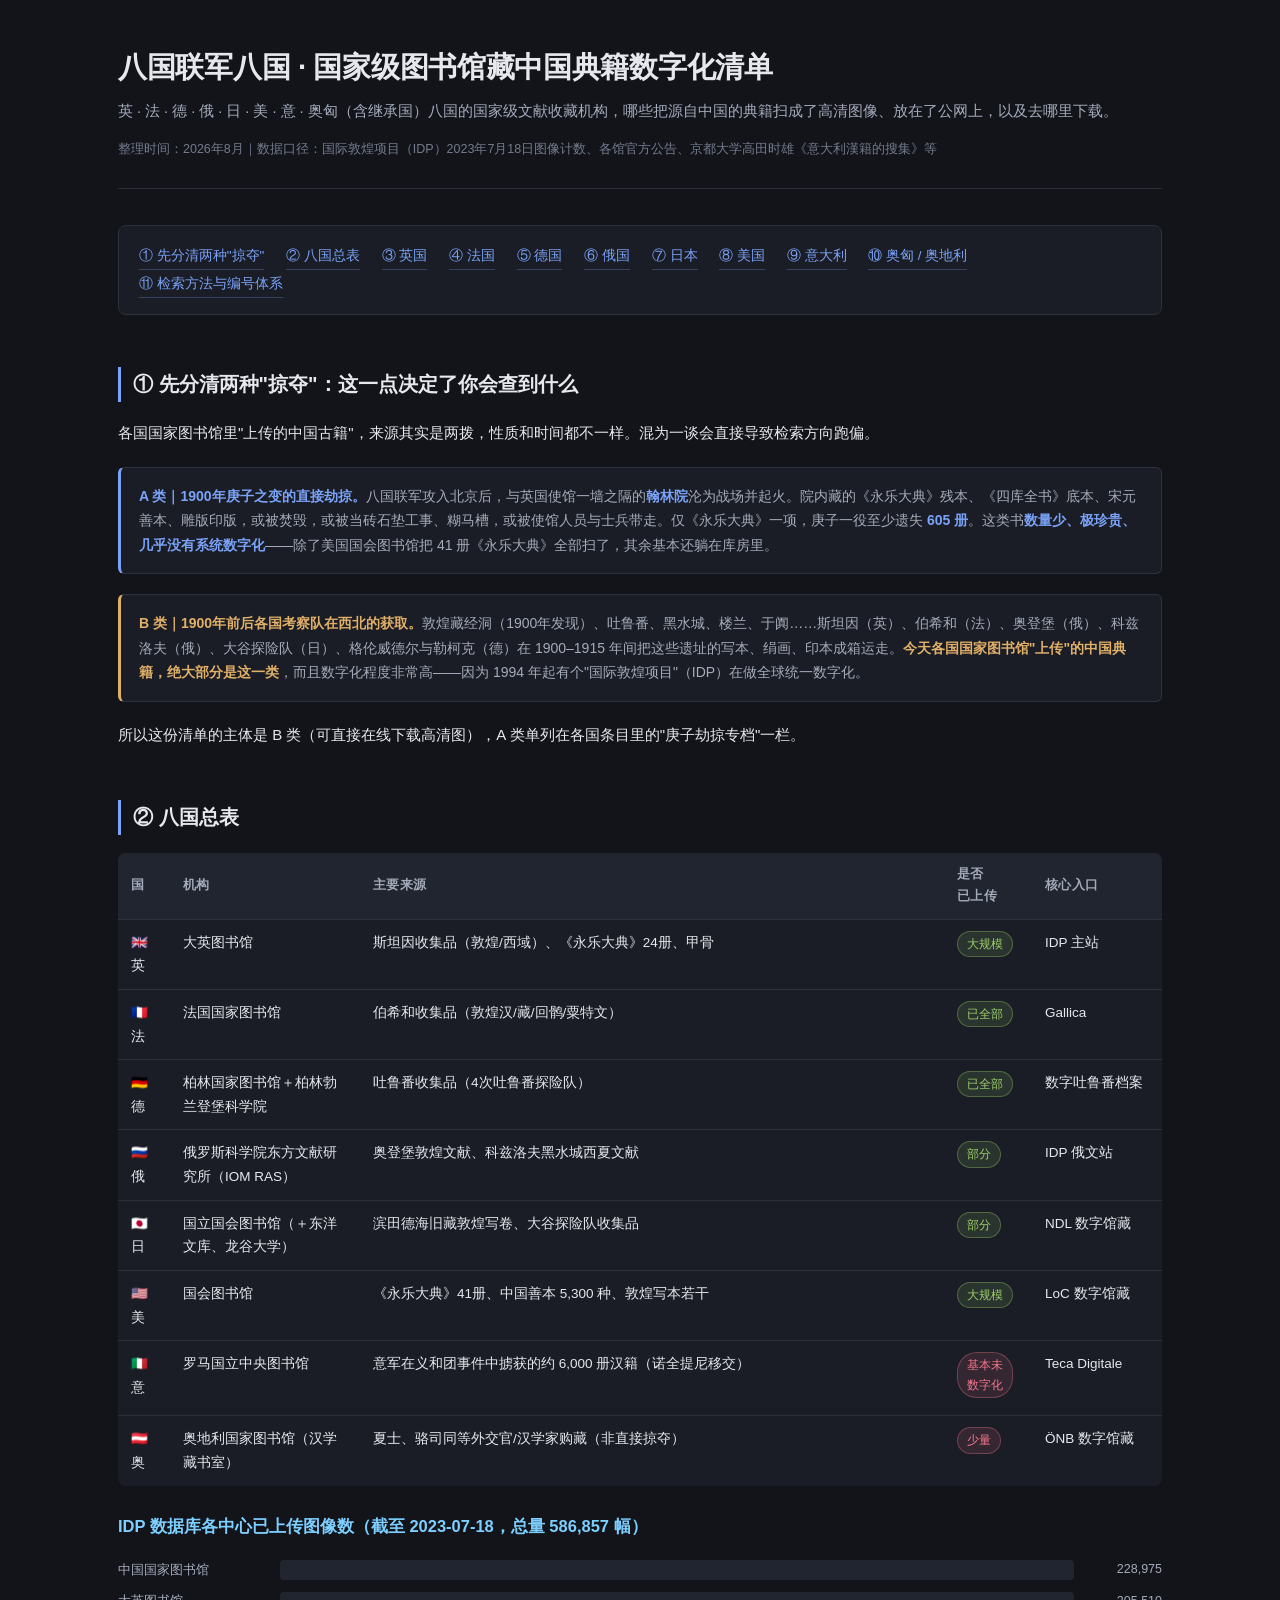
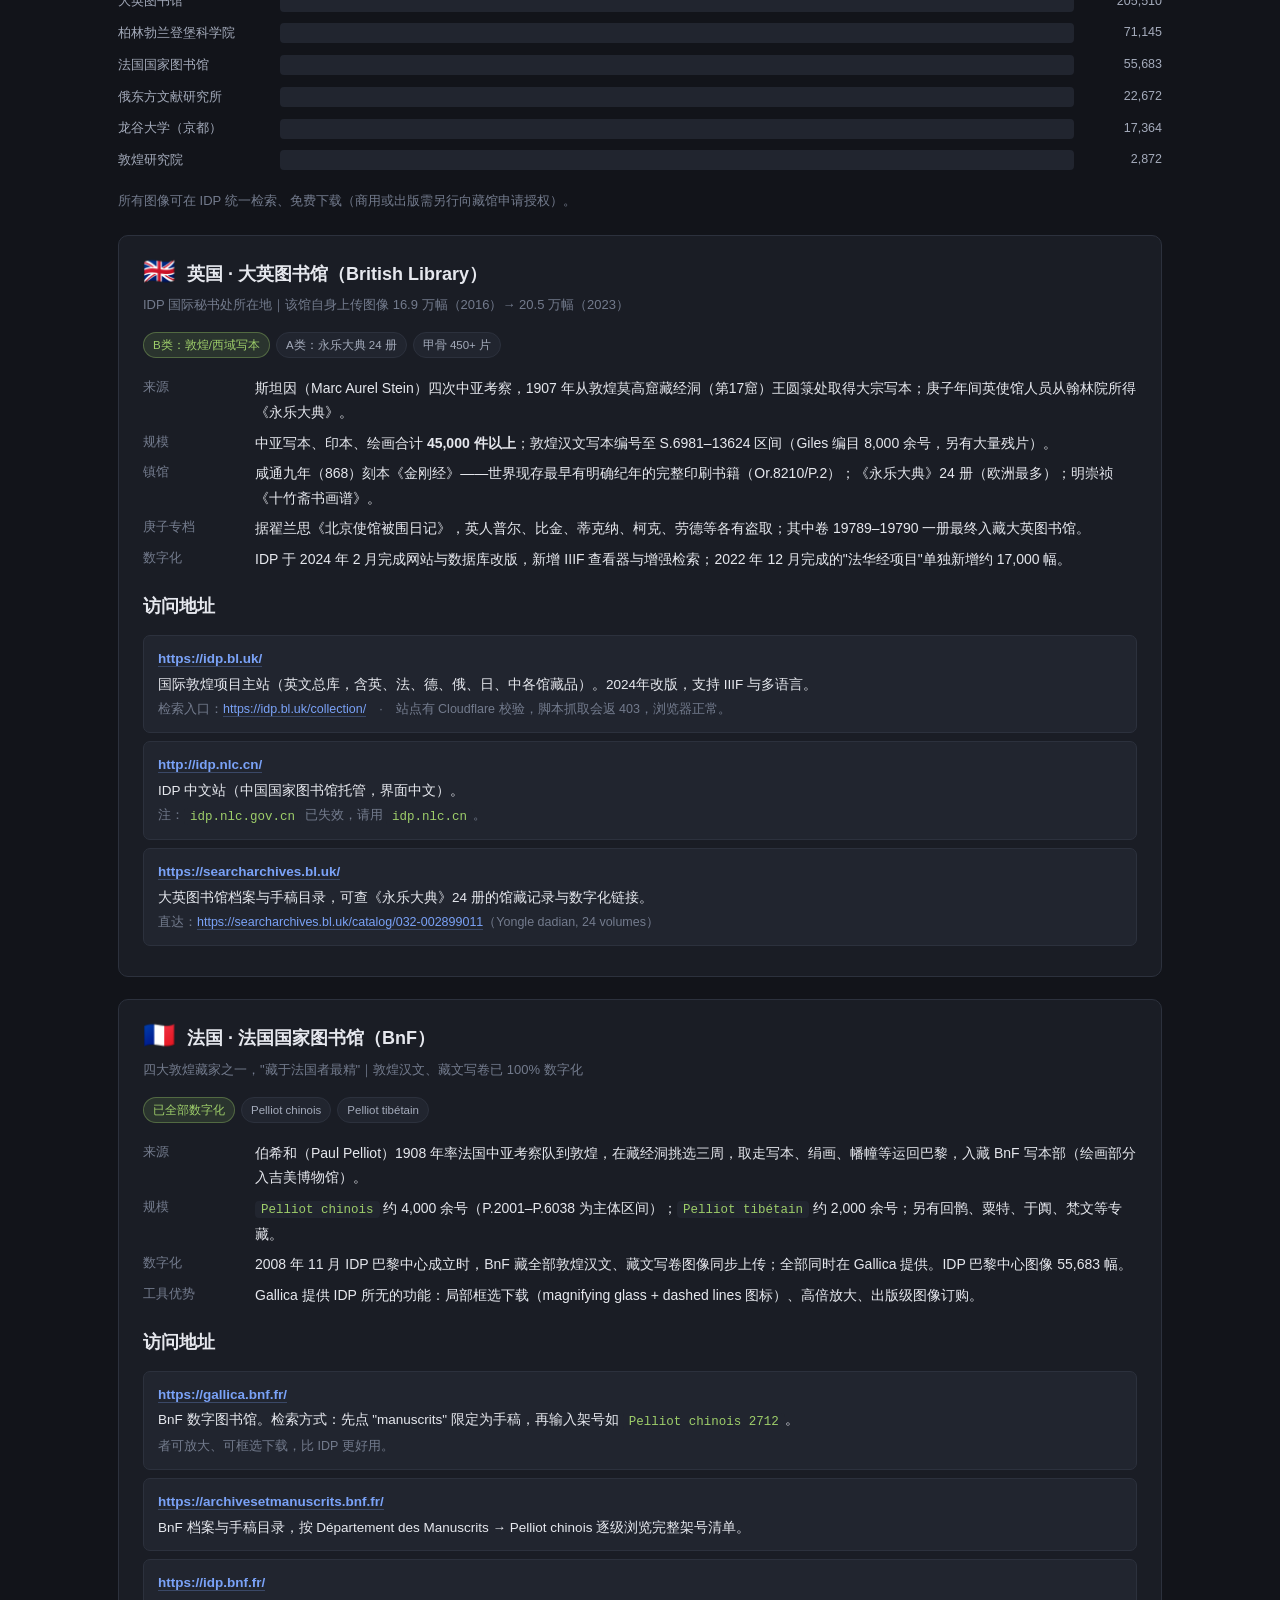
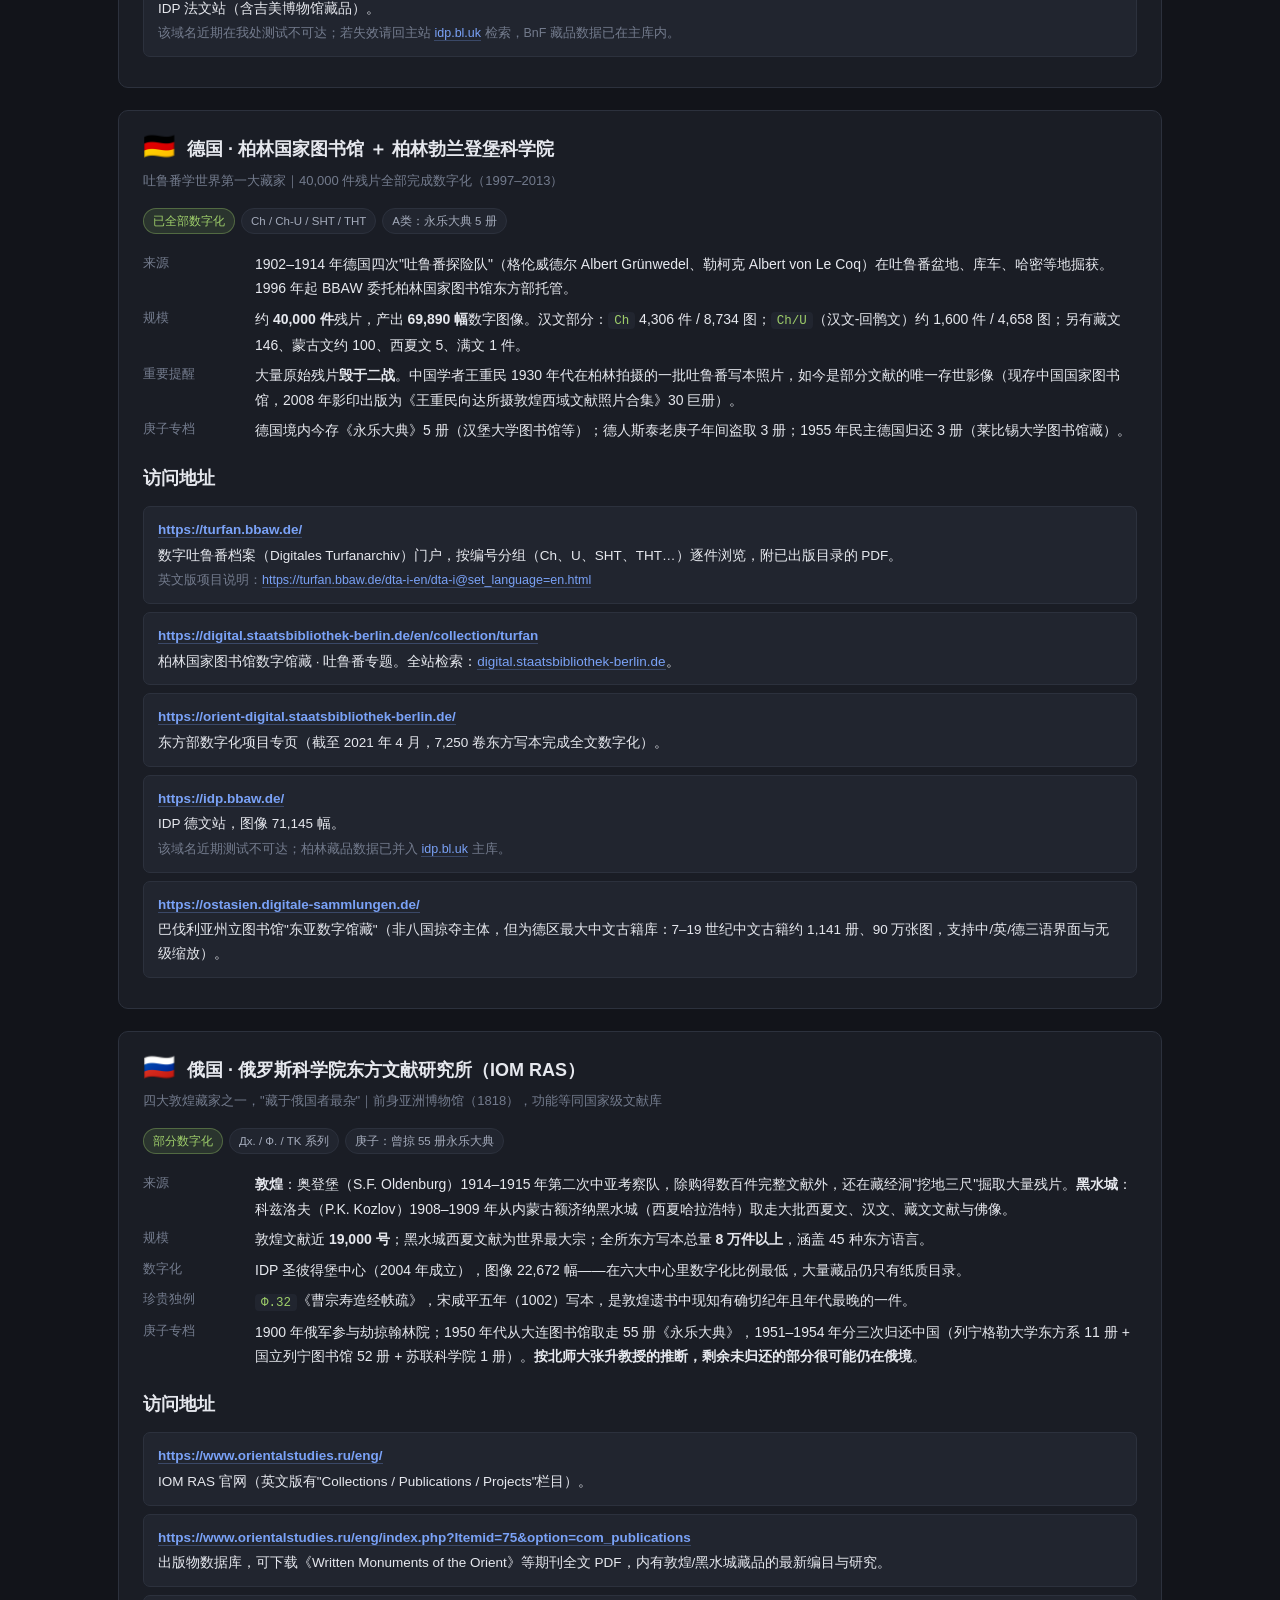
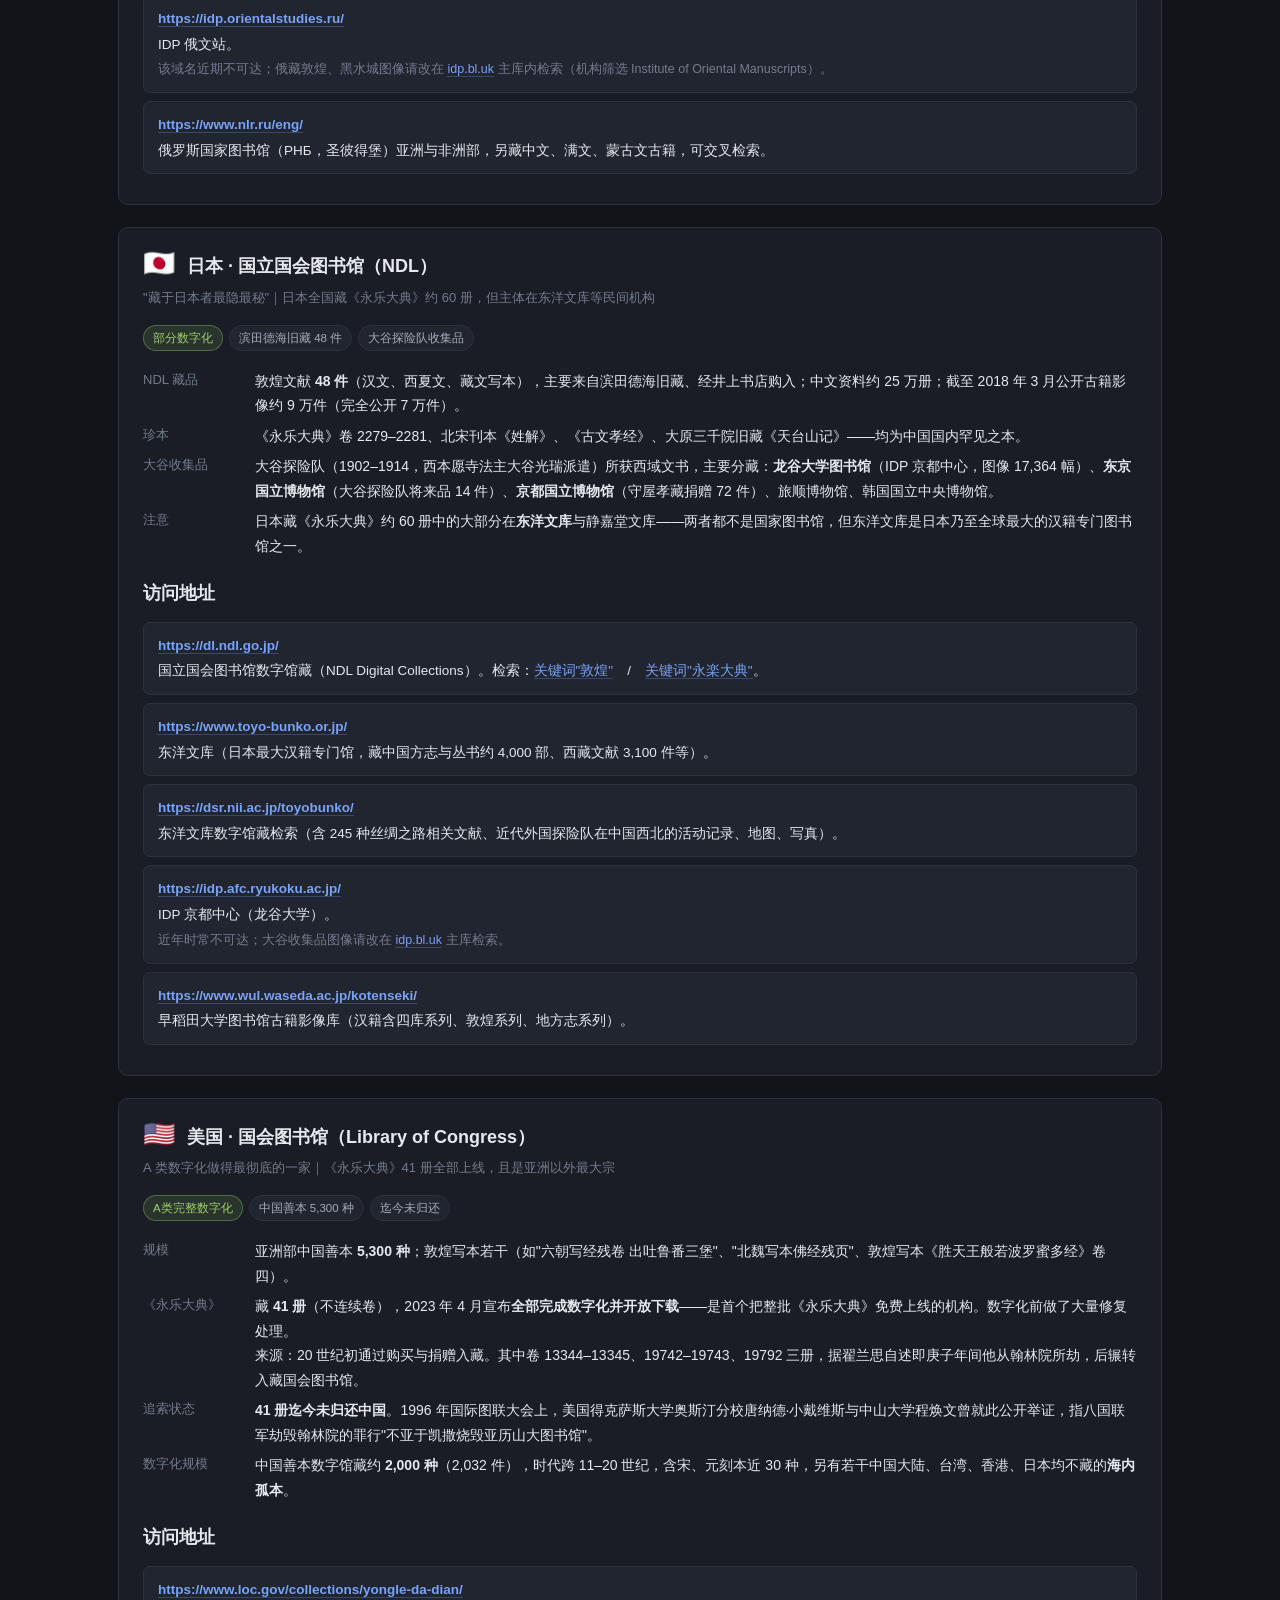
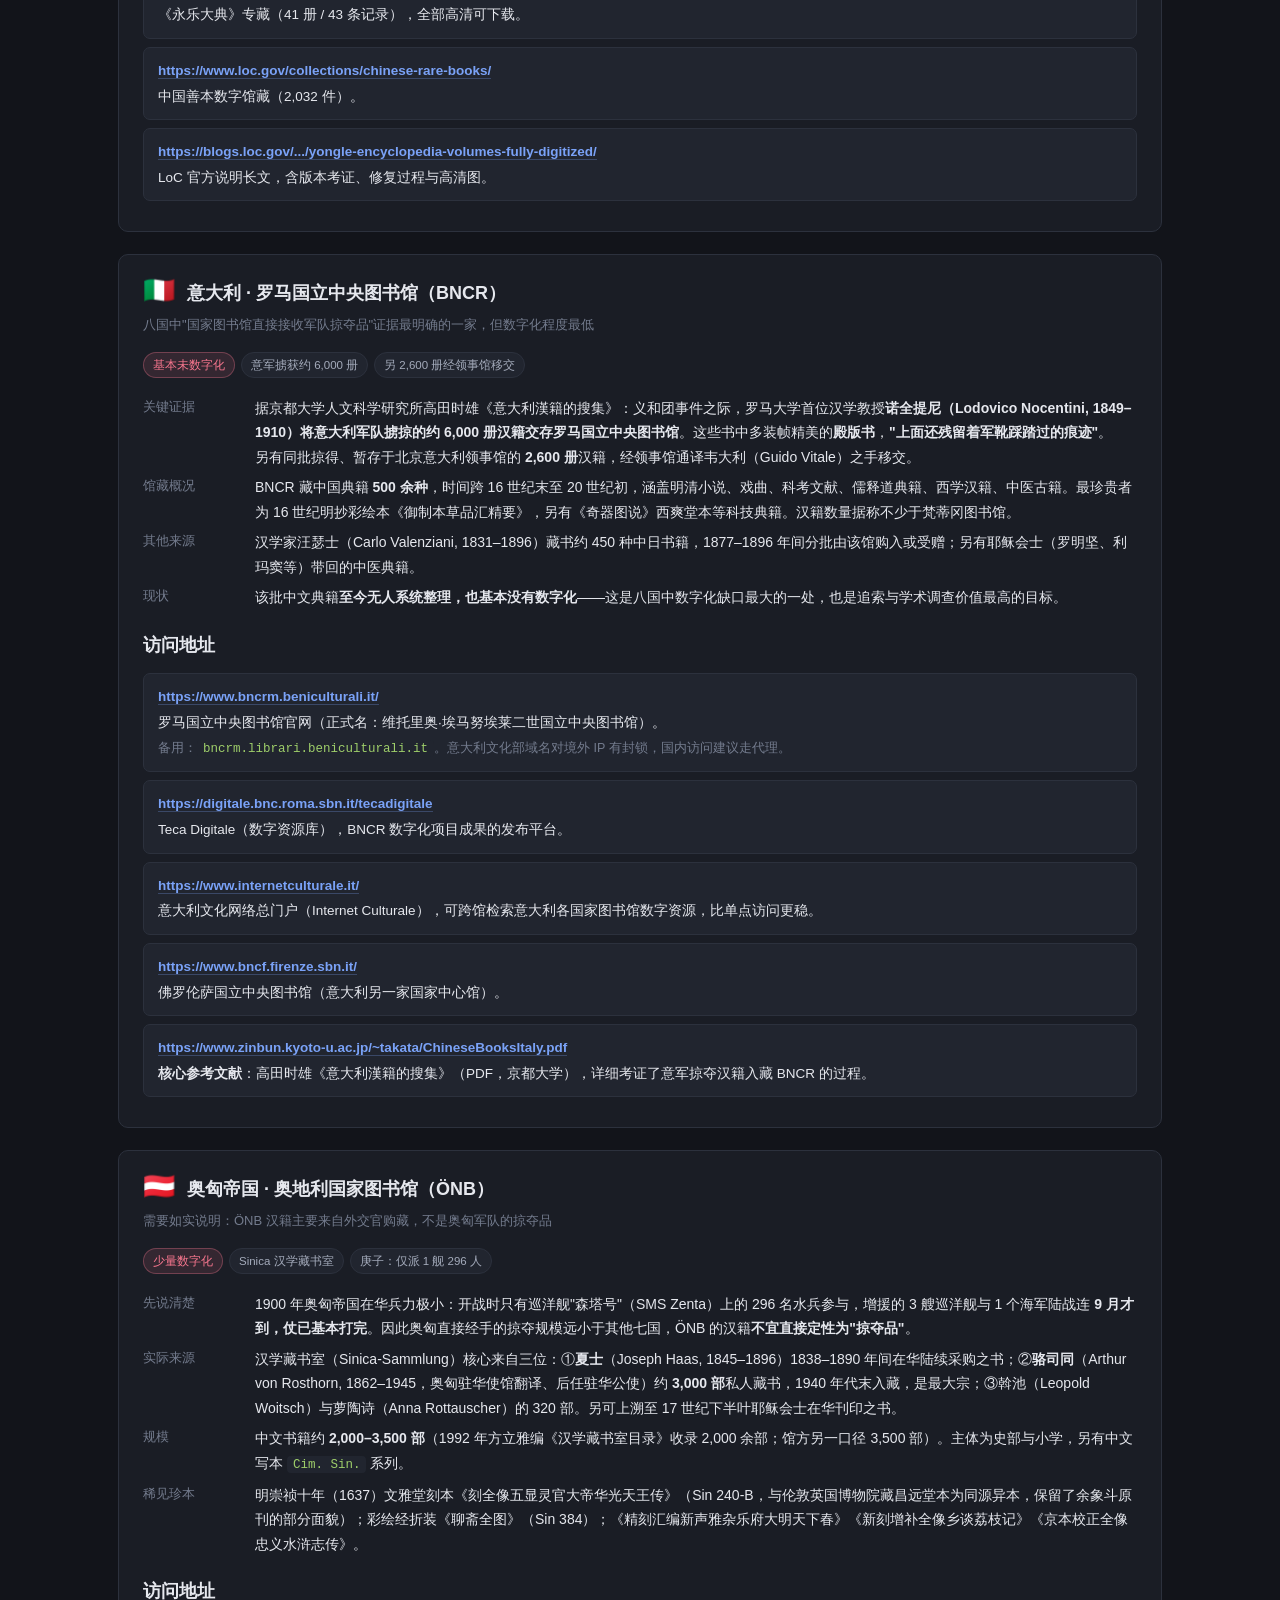
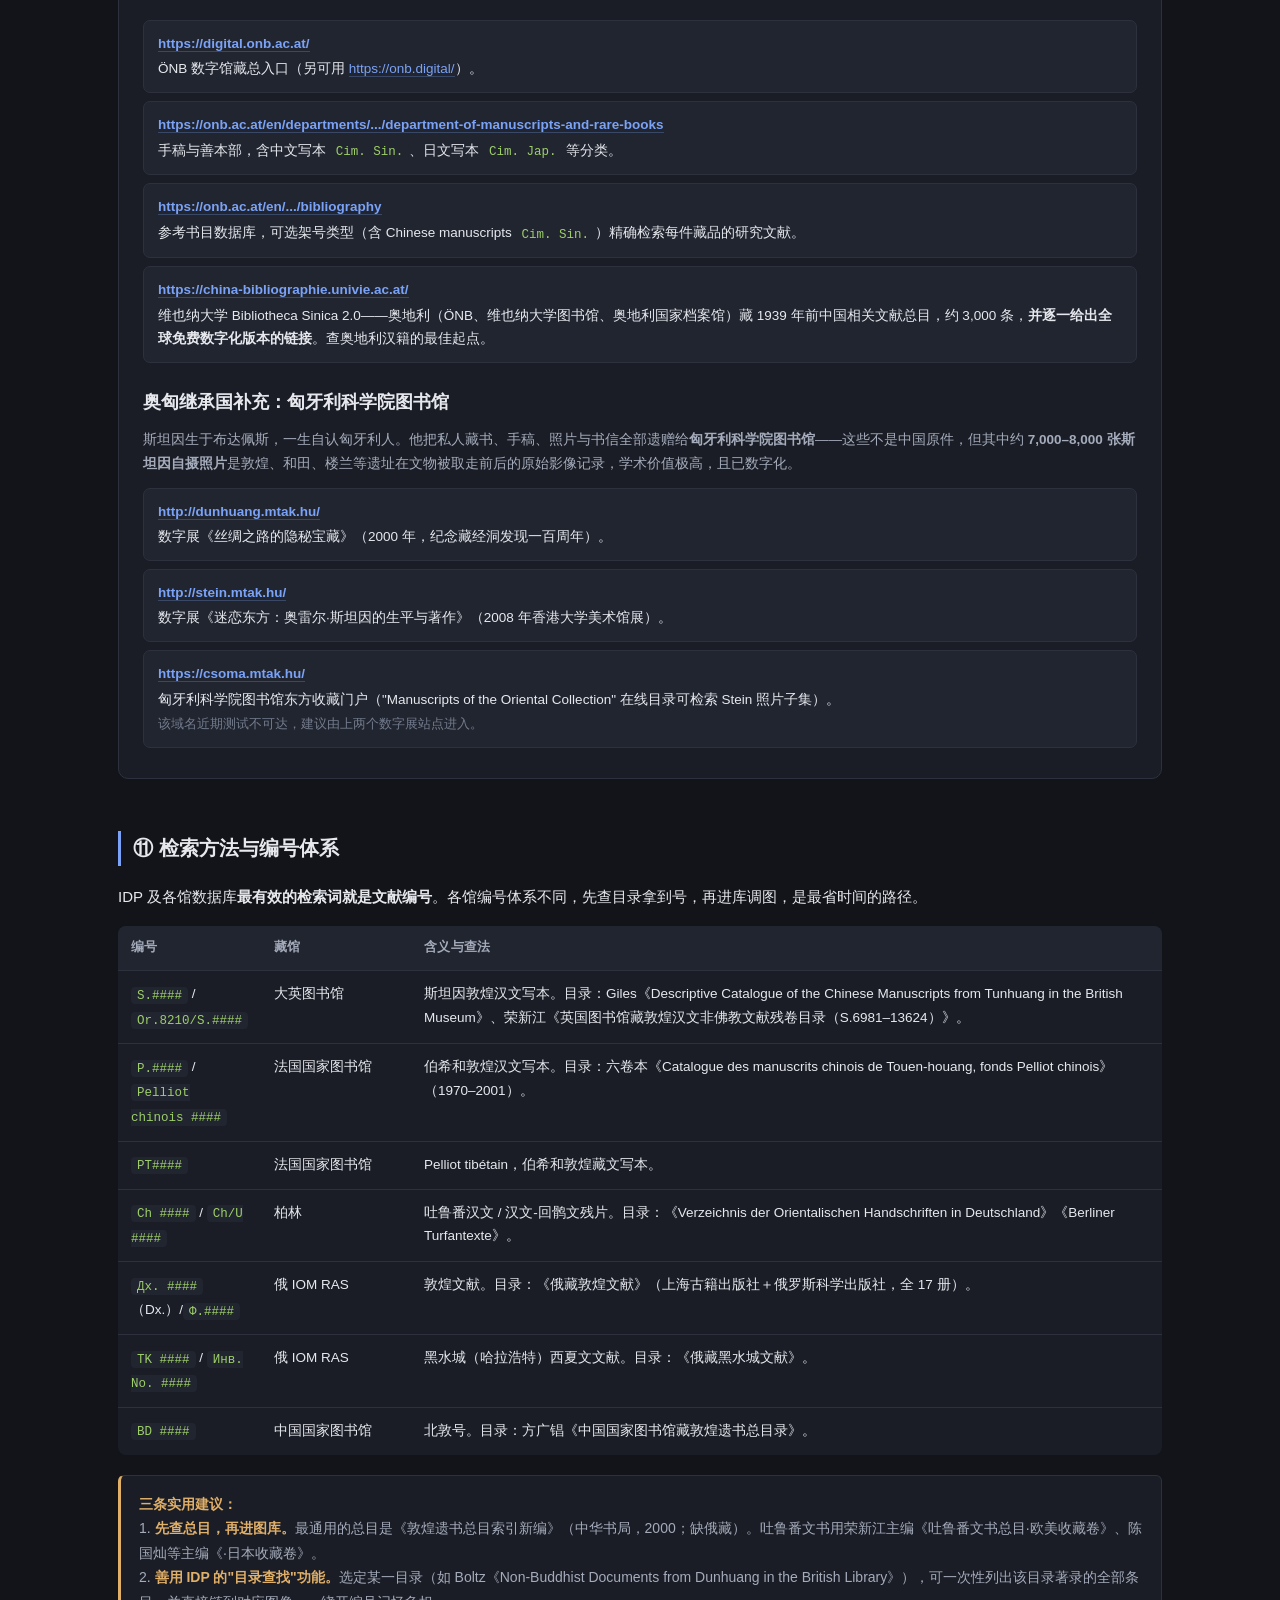
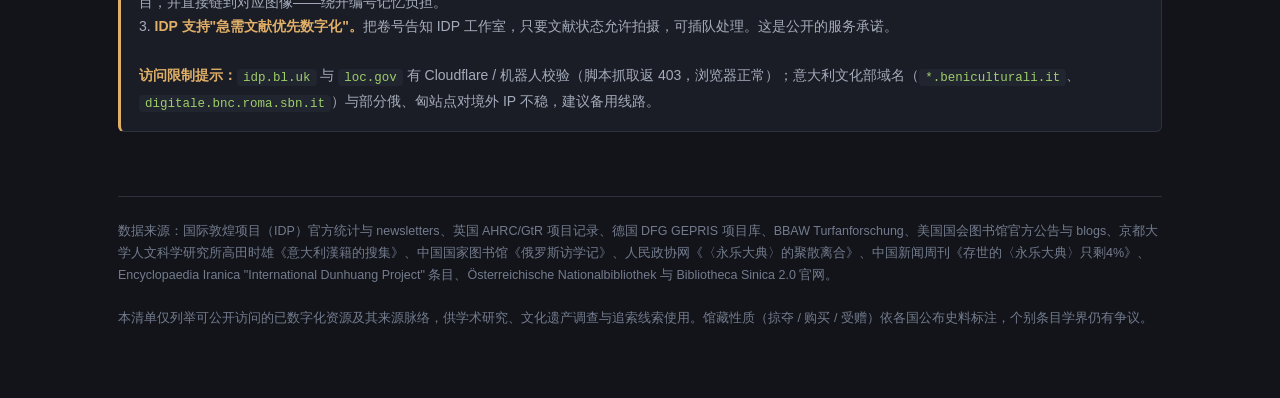
<file: index.html>
<!DOCTYPE html>
<html lang="zh-CN">
<head>
<meta charset="UTF-8">
<meta name="viewport" content="width=device-width, initial-scale=1.0">
<title>八国联军八国 · 国家级图书馆藏中国典籍数字化清单</title>
<style>
:root{
  --bg:#12141a; --panel:#1a1d25; --panel2:#21252f; --line:#2c313d;
  --tx:#e6e8ee; --tx2:#a4abbb; --tx3:#737b8d;
  --acc:#7aa2f7; --acc2:#9ece6a; --warn:#e0af68; --red:#f7768e; --cyan:#7dcfff;
}
*{box-sizing:border-box;margin:0;padding:0}
body{background:var(--bg);color:var(--tx);font-family:-apple-system,BlinkMacSystemFont,"PingFang SC","Hiragino Sans GB","Microsoft YaHei",sans-serif;line-height:1.75;font-size:15px}
.wrap{max-width:1100px;margin:0 auto;padding:48px 28px 96px}
header{border-bottom:1px solid var(--line);padding-bottom:28px;margin-bottom:36px}
h1{font-size:29px;font-weight:700;letter-spacing:-.3px;line-height:1.35}
.sub{color:var(--tx2);margin-top:12px;font-size:14.5px}
.meta{color:var(--tx3);font-size:12.5px;margin-top:14px}
h2{font-size:20px;margin:52px 0 18px;padding-left:12px;border-left:3px solid var(--acc);font-weight:650}
h3{font-size:16.5px;margin:26px 0 10px;font-weight:650;color:var(--cyan)}
p,li{color:var(--tx)}
p{margin:10px 0}
.note{background:var(--panel);border:1px solid var(--line);border-left:3px solid var(--warn);padding:16px 18px;border-radius:6px;margin:20px 0;font-size:14px;color:var(--tx2)}
.note strong{color:var(--warn)}
.note.blue{border-left-color:var(--acc)}
.note.blue strong{color:var(--acc)}
table{width:100%;border-collapse:collapse;margin:16px 0;font-size:13.5px;background:var(--panel);border-radius:8px;overflow:hidden}
th{background:var(--panel2);text-align:left;padding:11px 13px;font-weight:600;color:var(--tx2);font-size:12.5px;letter-spacing:.3px;border-bottom:1px solid var(--line)}
td{padding:11px 13px;border-bottom:1px solid var(--line);vertical-align:top;color:var(--tx)}
tr:last-child td{border-bottom:none}
tr:hover td{background:#1e222b}
a{color:var(--acc);text-decoration:none;word-break:break-all;border-bottom:1px solid rgba(122,162,247,.28)}
a:hover{color:var(--acc2);border-bottom-color:var(--acc2)}
code{background:var(--panel2);padding:1.5px 6px;border-radius:4px;font-family:"SF Mono",Menlo,Consolas,monospace;font-size:12.5px;color:var(--acc2)}
.card{background:var(--panel);border:1px solid var(--line);border-radius:10px;padding:22px 24px;margin:22px 0}
.card .hd{display:flex;align-items:baseline;gap:12px;flex-wrap:wrap;margin-bottom:4px}
.flag{font-size:26px;line-height:1}
.card h3{margin:0;font-size:18px;color:var(--tx)}
.tag{display:inline-block;background:var(--panel2);border:1px solid var(--line);color:var(--tx2);font-size:11.5px;padding:2px 9px;border-radius:20px;margin:0 6px 6px 0}
.tag.on{background:rgba(158,206,106,.13);border-color:rgba(158,206,106,.35);color:var(--acc2)}
.tag.no{background:rgba(247,118,142,.12);border-color:rgba(247,118,142,.32);color:var(--red)}
.inst{color:var(--tx3);font-size:13px;margin-bottom:14px}
.kv{display:grid;grid-template-columns:96px 1fr;gap:6px 16px;font-size:14px;margin:12px 0}
.kv dt{color:var(--tx3);font-size:13px}
.kv dd{color:var(--tx)}
ul.plat{list-style:none;margin:12px 0 0}
ul.plat li{background:var(--panel2);border:1px solid var(--line);border-radius:7px;padding:11px 14px;margin-bottom:8px;font-size:13.5px}
ul.plat li .nm{font-weight:600;color:var(--tx);display:block;margin-bottom:2px}
ul.plat li .ds{color:var(--tx3);font-size:12.5px;display:block;margin-top:3px}
.bars{margin:18px 0}
.bar{display:grid;grid-template-columns:150px 1fr 76px;align-items:center;gap:12px;margin-bottom:9px;font-size:13px}
.bar .lb{color:var(--tx2)}
.bar .tr{background:var(--panel2);height:20px;border-radius:4px;overflow:hidden}
.bar .fl{height:100%;background:linear-gradient(90deg,#5b7fc7,#7aa2f7);border-radius:4px}
.bar .vl{text-align:right;color:var(--tx2);font-variant-numeric:tabular-nums;font-size:12.5px}
.bar.other .fl{background:linear-gradient(90deg,#6b6b7a,#8b8b9c)}
.legend{display:flex;gap:20px;flex-wrap:wrap;font-size:12.5px;color:var(--tx3);margin-top:8px}
.legend i{display:inline-block;width:11px;height:11px;border-radius:3px;margin-right:6px;vertical-align:-1px}
footer{margin-top:64px;padding-top:24px;border-top:1px solid var(--line);color:var(--tx3);font-size:12.5px}
.toc{background:var(--panel);border:1px solid var(--line);border-radius:8px;padding:16px 20px;margin:24px 0;font-size:13.5px}
.toc a{margin-right:18px;display:inline-block;line-height:2}
@media(max-width:720px){.wrap{padding:28px 16px 60px}.kv{grid-template-columns:1fr}.bar{grid-template-columns:110px 1fr 62px}}
</style>
</head>
<body>
<div class="wrap">

<header>
  <h1>八国联军八国 · 国家级图书馆藏中国典籍数字化清单</h1>
  <div class="sub">英 · 法 · 德 · 俄 · 日 · 美 · 意 · 奥匈（含继承国）八国的国家级文献收藏机构，哪些把源自中国的典籍扫成了高清图像、放在了公网上，以及去哪里下载。</div>
  <div class="meta">整理时间：2026年8月｜数据口径：国际敦煌项目（IDP）2023年7月18日图像计数、各馆官方公告、京都大学高田时雄《意大利漢籍的搜集》等</div>
</header>

<div class="toc">
  <a href="#dist">① 先分清两种"掠夺"</a>
  <a href="#table">② 八国总表</a>
  <a href="#uk">③ 英国</a>
  <a href="#fr">④ 法国</a>
  <a href="#de">⑤ 德国</a>
  <a href="#ru">⑥ 俄国</a>
  <a href="#jp">⑦ 日本</a>
  <a href="#us">⑧ 美国</a>
  <a href="#it">⑨ 意大利</a>
  <a href="#at">⑩ 奥匈 / 奥地利</a>
  <a href="#howto">⑪ 检索方法与编号体系</a>
</div>

<h2 id="dist">① 先分清两种"掠夺"：这一点决定了你会查到什么</h2>

<p>各国国家图书馆里"上传的中国古籍"，来源其实是两拨，性质和时间都不一样。混为一谈会直接导致检索方向跑偏。</p>

<div class="note blue">
<strong>A 类｜1900年庚子之变的直接劫掠。</strong>八国联军攻入北京后，与英国使馆一墙之隔的<strong>翰林院</strong>沦为战场并起火。院内藏的《永乐大典》残本、《四库全书》底本、宋元善本、雕版印版，或被焚毁，或被当砖石垫工事、糊马槽，或被使馆人员与士兵带走。仅《永乐大典》一项，庚子一役至少遗失 <strong>605 册</strong>。这类书<strong>数量少、极珍贵、几乎没有系统数字化</strong>——除了美国国会图书馆把 41 册《永乐大典》全部扫了，其余基本还躺在库房里。
</div>

<div class="note">
<strong>B 类｜1900年前后各国考察队在西北的获取。</strong>敦煌藏经洞（1900年发现）、吐鲁番、黑水城、楼兰、于阗……斯坦因（英）、伯希和（法）、奥登堡（俄）、科兹洛夫（俄）、大谷探险队（日）、格伦威德尔与勒柯克（德）在 1900–1915 年间把这些遗址的写本、绢画、印本成箱运走。<strong>今天各国国家图书馆"上传"的中国典籍，绝大部分是这一类</strong>，而且数字化程度非常高——因为 1994 年起有个"国际敦煌项目"（IDP）在做全球统一数字化。
</div>

<p>所以这份清单的主体是 B 类（可直接在线下载高清图），A 类单列在各国条目里的"庚子劫掠专档"一栏。</p>

<h2 id="table">② 八国总表</h2>

<table>
<thead><tr><th style="width:52px">国</th><th style="width:190px">机构</th><th>主要来源</th><th style="width:88px">是否<br>已上传</th><th style="width:130px">核心入口</th></tr></thead>
<tbody>
<tr><td>🇬🇧 英</td><td>大英图书馆</td><td>斯坦因收集品（敦煌/西域）、《永乐大典》24册、甲骨</td><td><span class="tag on">大规模</span></td><td>IDP 主站</td></tr>
<tr><td>🇫🇷 法</td><td>法国国家图书馆</td><td>伯希和收集品（敦煌汉/藏/回鹘/粟特文）</td><td><span class="tag on">已全部</span></td><td>Gallica</td></tr>
<tr><td>🇩🇪 德</td><td>柏林国家图书馆＋柏林勃兰登堡科学院</td><td>吐鲁番收集品（4次吐鲁番探险队）</td><td><span class="tag on">已全部</span></td><td>数字吐鲁番档案</td></tr>
<tr><td>🇷🇺 俄</td><td>俄罗斯科学院东方文献研究所（IOM RAS）</td><td>奥登堡敦煌文献、科兹洛夫黑水城西夏文献</td><td><span class="tag on">部分</span></td><td>IDP 俄文站</td></tr>
<tr><td>🇯🇵 日</td><td>国立国会图书馆（＋东洋文库、龙谷大学）</td><td>滨田德海旧藏敦煌写卷、大谷探险队收集品</td><td><span class="tag on">部分</span></td><td>NDL 数字馆藏</td></tr>
<tr><td>🇺🇸 美</td><td>国会图书馆</td><td>《永乐大典》41册、中国善本 5,300 种、敦煌写本若干</td><td><span class="tag on">大规模</span></td><td>LoC 数字馆藏</td></tr>
<tr><td>🇮🇹 意</td><td>罗马国立中央图书馆</td><td>意军在义和团事件中掳获的约 6,000 册汉籍（诺全提尼移交）</td><td><span class="tag no">基本未数字化</span></td><td>Teca Digitale</td></tr>
<tr><td>🇦🇹 奥</td><td>奥地利国家图书馆（汉学藏书室）</td><td>夏士、骆司同等外交官/汉学家购藏（非直接掠夺）</td><td><span class="tag no">少量</span></td><td>ÖNB 数字馆藏</td></tr>
</tbody>
</table>

<h3>IDP 数据库各中心已上传图像数（截至 2023-07-18，总量 586,857 幅）</h3>
<div class="bars">
  <div class="bar"><span class="lb">中国国家图书馆</span><span class="tr"><span class="fl" style="width:100%"></span></span><span class="vl">228,975</span></div>
  <div class="bar"><span class="lb">大英图书馆</span><span class="tr"><span class="fl" style="width:89.8%"></span></span><span class="vl">205,510</span></div>
  <div class="bar"><span class="lb">柏林勃兰登堡科学院</span><span class="tr"><span class="fl" style="width:31.1%"></span></span><span class="vl">71,145</span></div>
  <div class="bar"><span class="lb">法国国家图书馆</span><span class="tr"><span class="fl" style="width:24.3%"></span></span><span class="vl">55,683</span></div>
  <div class="bar"><span class="lb">俄东方文献研究所</span><span class="tr"><span class="fl" style="width:9.9%"></span></span><span class="vl">22,672</span></div>
  <div class="bar"><span class="lb">龙谷大学（京都）</span><span class="tr"><span class="fl" style="width:7.6%"></span></span><span class="vl">17,364</span></div>
  <div class="bar"><span class="lb">敦煌研究院</span><span class="tr"><span class="fl" style="width:1.3%"></span></span><span class="vl">2,872</span></div>
</div>
<p style="color:var(--tx3);font-size:13px">所有图像可在 IDP 统一检索、免费下载（商用或出版需另行向藏馆申请授权）。</p>

<!-- ===== 英国 ===== -->
<div class="card" id="uk">
  <div class="hd"><span class="flag">🇬🇧</span><h3>英国 · 大英图书馆（British Library）</h3></div>
  <div class="inst">IDP 国际秘书处所在地｜该馆自身上传图像 16.9 万幅（2016）→ 20.5 万幅（2023）</div>
  <span class="tag on">B类：敦煌/西域写本</span><span class="tag">A类：永乐大典 24 册</span><span class="tag">甲骨 450+ 片</span>

  <dl class="kv">
    <dt>来源</dt><dd>斯坦因（Marc Aurel Stein）四次中亚考察，1907 年从敦煌莫高窟藏经洞（第17窟）王圆箓处取得大宗写本；庚子年间英使馆人员从翰林院所得《永乐大典》。</dd>
    <dt>规模</dt><dd>中亚写本、印本、绘画合计 <strong>45,000 件以上</strong>；敦煌汉文写本编号至 S.6981–13624 区间（Giles 编目 8,000 余号，另有大量残片）。</dd>
    <dt>镇馆</dt><dd>咸通九年（868）刻本《金刚经》——世界现存最早有明确纪年的完整印刷书籍（Or.8210/P.2）；《永乐大典》24 册（欧洲最多）；明崇祯《十竹斋书画谱》。</dd>
    <dt>庚子专档</dt><dd>据翟兰思《北京使馆被围日记》，英人普尔、比金、蒂克纳、柯克、劳德等各有盗取；其中卷 19789–19790 一册最终入藏大英图书馆。</dd>
    <dt>数字化</dt><dd>IDP 于 2024 年 2 月完成网站与数据库改版，新增 IIIF 查看器与增强检索；2022 年 12 月完成的"法华经项目"单独新增约 17,000 幅。</dd>
  </dl>

  <h3 style="margin-top:20px">访问地址</h3>
  <ul class="plat">
    <li><span class="nm"><a href="https://idp.bl.uk/" target="_blank">https://idp.bl.uk/</a></span>国际敦煌项目主站（英文总库，含英、法、德、俄、日、中各馆藏品）。2024年改版，支持 IIIF 与多语言。
      <span class="ds">检索入口：<a href="https://idp.bl.uk/collection/" target="_blank">https://idp.bl.uk/collection/</a>　·　站点有 Cloudflare 校验，脚本抓取会返 403，浏览器正常。</span></li>
    <li><span class="nm"><a href="https://idp.nlc.cn/" target="_blank">http://idp.nlc.cn/</a></span>IDP 中文站（中国国家图书馆托管，界面中文）。<span class="ds">注：<code>idp.nlc.gov.cn</code> 已失效，请用 <code>idp.nlc.cn</code>。</span></li>
    <li><span class="nm"><a href="https://searcharchives.bl.uk/" target="_blank">https://searcharchives.bl.uk/</a></span>大英图书馆档案与手稿目录，可查《永乐大典》24 册的馆藏记录与数字化链接。
      <span class="ds">直达：<a href="https://searcharchives.bl.uk/catalog/032-002899011" target="_blank">https://searcharchives.bl.uk/catalog/032-002899011</a>（Yongle dadian, 24 volumes）</span></li>
  </ul>
</div>

<!-- ===== 法国 ===== -->
<div class="card" id="fr">
  <div class="hd"><span class="flag">🇫🇷</span><h3>法国 · 法国国家图书馆（BnF）</h3></div>
  <div class="inst">四大敦煌藏家之一，"藏于法国者最精"｜敦煌汉文、藏文写卷已 100% 数字化</div>
  <span class="tag on">已全部数字化</span><span class="tag">Pelliot chinois</span><span class="tag">Pelliot tibétain</span>

  <dl class="kv">
    <dt>来源</dt><dd>伯希和（Paul Pelliot）1908 年率法国中亚考察队到敦煌，在藏经洞挑选三周，取走写本、绢画、幡幢等运回巴黎，入藏 BnF 写本部（绘画部分入吉美博物馆）。</dd>
    <dt>规模</dt><dd><code>Pelliot chinois</code> 约 4,000 余号（P.2001–P.6038 为主体区间）；<code>Pelliot tibétain</code> 约 2,000 余号；另有回鹘、粟特、于阗、梵文等专藏。</dd>
    <dt>数字化</dt><dd>2008 年 11 月 IDP 巴黎中心成立时，BnF 藏全部敦煌汉文、藏文写卷图像同步上传；全部同时在 Gallica 提供。IDP 巴黎中心图像 55,683 幅。</dd>
    <dt>工具优势</dt><dd>Gallica 提供 IDP 所无的功能：局部框选下载（magnifying glass + dashed lines 图标）、高倍放大、出版级图像订购。</dd>
  </dl>

  <h3 style="margin-top:20px">访问地址</h3>
  <ul class="plat">
    <li><span class="nm"><a href="https://gallica.bnf.fr/" target="_blank">https://gallica.bnf.fr/</a></span>BnF 数字图书馆。检索方式：先点 "manuscrits" 限定为手稿，再输入架号如 <code>Pelliot chinois 2712</code>。<span class="ds">者可放大、可框选下载，比 IDP 更好用。</span></li>
    <li><span class="nm"><a href="https://archivesetmanuscrits.bnf.fr/" target="_blank">https://archivesetmanuscrits.bnf.fr/</a></span>BnF 档案与手稿目录，按 Département des Manuscrits → Pelliot chinois 逐级浏览完整架号清单。</li>
    <li><span class="nm"><a href="https://idp.bnf.fr/" target="_blank">https://idp.bnf.fr/</a></span>IDP 法文站（含吉美博物馆藏品）。<span class="ds">该域名近期在我处测试不可达；若失效请回主站 <a href="https://idp.bl.uk/" target="_blank">idp.bl.uk</a> 检索，BnF 藏品数据已在主库内。</span></li>
  </ul>
</div>

<!-- ===== 德国 ===== -->
<div class="card" id="de">
  <div class="hd"><span class="flag">🇩🇪</span><h3>德国 · 柏林国家图书馆 ＋ 柏林勃兰登堡科学院</h3></div>
  <div class="inst">吐鲁番学世界第一大藏家｜40,000 件残片全部完成数字化（1997–2013）</div>
  <span class="tag on">已全部数字化</span><span class="tag">Ch / Ch-U / SHT / THT</span><span class="tag">A类：永乐大典 5 册</span>

  <dl class="kv">
    <dt>来源</dt><dd>1902–1914 年德国四次"吐鲁番探险队"（格伦威德尔 Albert Grünwedel、勒柯克 Albert von Le Coq）在吐鲁番盆地、库车、哈密等地掘获。1996 年起 BBAW 委托柏林国家图书馆东方部托管。</dd>
    <dt>规模</dt><dd>约 <strong>40,000 件</strong>残片，产出 <strong>69,890 幅</strong>数字图像。汉文部分：<code>Ch</code> 4,306 件 / 8,734 图；<code>Ch/U</code>（汉文-回鹘文）约 1,600 件 / 4,658 图；另有藏文 146、蒙古文约 100、西夏文 5、满文 1 件。</dd>
    <dt>重要提醒</dt><dd>大量原始残片<strong>毁于二战</strong>。中国学者王重民 1930 年代在柏林拍摄的一批吐鲁番写本照片，如今是部分文献的唯一存世影像（现存中国国家图书馆，2008 年影印出版为《王重民向达所摄敦煌西域文献照片合集》30 巨册）。</dd>
    <dt>庚子专档</dt><dd>德国境内今存《永乐大典》5 册（汉堡大学图书馆等）；德人斯泰老庚子年间盗取 3 册；1955 年民主德国归还 3 册（莱比锡大学图书馆藏）。</dd>
  </dl>

  <h3 style="margin-top:20px">访问地址</h3>
  <ul class="plat">
    <li><span class="nm"><a href="https://turfan.bbaw.de/" target="_blank">https://turfan.bbaw.de/</a></span>数字吐鲁番档案（Digitales Turfanarchiv）门户，按编号分组（Ch、U、SHT、THT…）逐件浏览，附已出版目录的 PDF。
      <span class="ds">英文版项目说明：<a href="https://turfan.bbaw.de/dta-i-en/dta-i%40set_language=en.html" target="_blank">https://turfan.bbaw.de/dta-i-en/dta-i@set_language=en.html</a></span></li>
    <li><span class="nm"><a href="https://digital.staatsbibliothek-berlin.de/en/collection/turfan" target="_blank">https://digital.staatsbibliothek-berlin.de/en/collection/turfan</a></span>柏林国家图书馆数字馆藏 · 吐鲁番专题。全站检索：<a href="https://digital.staatsbibliothek-berlin.de/" target="_blank">digital.staatsbibliothek-berlin.de</a>。</li>
    <li><span class="nm"><a href="https://orient-digital.staatsbibliothek-berlin.de/" target="_blank">https://orient-digital.staatsbibliothek-berlin.de/</a></span>东方部数字化项目专页（截至 2021 年 4 月，7,250 卷东方写本完成全文数字化）。</li>
    <li><span class="nm"><a href="https://idp.bbaw.de/" target="_blank">https://idp.bbaw.de/</a></span>IDP 德文站，图像 71,145 幅。<span class="ds">该域名近期测试不可达；柏林藏品数据已并入 <a href="https://idp.bl.uk/" target="_blank">idp.bl.uk</a> 主库。</span></li>
    <li><span class="nm"><a href="https://ostasien.digitale-sammlungen.de/" target="_blank">https://ostasien.digitale-sammlungen.de/</a></span>巴伐利亚州立图书馆"东亚数字馆藏"（非八国掠夺主体，但为德区最大中文古籍库：7–19 世纪中文古籍约 1,141 册、90 万张图，支持中/英/德三语界面与无级缩放）。</li>
  </ul>
</div>

<!-- ===== 俄国 ===== -->
<div class="card" id="ru">
  <div class="hd"><span class="flag">🇷🇺</span><h3>俄国 · 俄罗斯科学院东方文献研究所（IOM RAS）</h3></div>
  <div class="inst">四大敦煌藏家之一，"藏于俄国者最杂"｜前身亚洲博物馆（1818），功能等同国家级文献库</div>
  <span class="tag on">部分数字化</span><span class="tag">Дх. / Ф. / TK 系列</span><span class="tag">庚子：曾掠 55 册永乐大典</span>

  <dl class="kv">
    <dt>来源</dt><dd><strong>敦煌</strong>：奥登堡（S.F. Oldenburg）1914–1915 年第二次中亚考察队，除购得数百件完整文献外，还在藏经洞"挖地三尺"掘取大量残片。<strong>黑水城</strong>：科兹洛夫（P.K. Kozlov）1908–1909 年从内蒙古额济纳黑水城（西夏哈拉浩特）取走大批西夏文、汉文、藏文文献与佛像。</dd>
    <dt>规模</dt><dd>敦煌文献近 <strong>19,000 号</strong>；黑水城西夏文献为世界最大宗；全所东方写本总量 <strong>8 万件以上</strong>，涵盖 45 种东方语言。</dd>
    <dt>数字化</dt><dd>IDP 圣彼得堡中心（2004 年成立），图像 22,672 幅——在六大中心里数字化比例最低，大量藏品仍只有纸质目录。</dd>
    <dt>珍贵独例</dt><dd><code>Ф.32</code>《曹宗寿造经帙疏》，宋咸平五年（1002）写本，是敦煌遗书中现知有确切纪年且年代最晚的一件。</dd>
    <dt>庚子专档</dt><dd>1900 年俄军参与劫掠翰林院；1950 年代从大连图书馆取走 55 册《永乐大典》，1951–1954 年分三次归还中国（列宁格勒大学东方系 11 册 + 国立列宁图书馆 52 册 + 苏联科学院 1 册）。<strong>按北师大张升教授的推断，剩余未归还的部分很可能仍在俄境</strong>。</dd>
  </dl>

  <h3 style="margin-top:20px">访问地址</h3>
  <ul class="plat">
    <li><span class="nm"><a href="https://www.orientalstudies.ru/eng/" target="_blank">https://www.orientalstudies.ru/eng/</a></span>IOM RAS 官网（英文版有"Collections / Publications / Projects"栏目）。</li>
    <li><span class="nm"><a href="https://www.orientalstudies.ru/eng/index.php?Itemid=75&amp;option=com_publications" target="_blank">https://www.orientalstudies.ru/eng/index.php?Itemid=75&amp;option=com_publications</a></span>出版物数据库，可下载《Written Monuments of the Orient》等期刊全文 PDF，内有敦煌/黑水城藏品的最新编目与研究。</li>
    <li><span class="nm"><a href="https://idp.orientalstudies.ru/" target="_blank">https://idp.orientalstudies.ru/</a></span>IDP 俄文站。<span class="ds">该域名近期不可达；俄藏敦煌、黑水城图像请改在 <a href="https://idp.bl.uk/" target="_blank">idp.bl.uk</a> 主库内检索（机构筛选 Institute of Oriental Manuscripts）。</span></li>
    <li><span class="nm"><a href="https://www.nlr.ru/eng/" target="_blank">https://www.nlr.ru/eng/</a></span>俄罗斯国家图书馆（РНБ，圣彼得堡）亚洲与非洲部，另藏中文、满文、蒙古文古籍，可交叉检索。</li>
  </ul>
</div>

<!-- ===== 日本 ===== -->
<div class="card" id="jp">
  <div class="hd"><span class="flag">🇯🇵</span><h3>日本 · 国立国会图书馆（NDL）</h3></div>
  <div class="inst">"藏于日本者最隐最秘"｜日本全国藏《永乐大典》约 60 册，但主体在东洋文库等民间机构</div>
  <span class="tag on">部分数字化</span><span class="tag">滨田德海旧藏 48 件</span><span class="tag">大谷探险队收集品</span>

  <dl class="kv">
    <dt>NDL 藏品</dt><dd>敦煌文献 <strong>48 件</strong>（汉文、西夏文、藏文写本），主要来自滨田德海旧藏、经井上书店购入；中文资料约 25 万册；截至 2018 年 3 月公开古籍影像约 9 万件（完全公开 7 万件）。</dd>
    <dt>珍本</dt><dd>《永乐大典》卷 2279–2281、北宋刊本《姓解》、《古文孝经》、大原三千院旧藏《天台山记》——均为中国国内罕见之本。</dd>
    <dt>大谷收集品</dt><dd>大谷探险队（1902–1914，西本愿寺法主大谷光瑞派遣）所获西域文书，主要分藏：<strong>龙谷大学图书馆</strong>（IDP 京都中心，图像 17,364 幅）、<strong>东京国立博物馆</strong>（大谷探险队将来品 14 件）、<strong>京都国立博物馆</strong>（守屋孝藏捐赠 72 件）、旅顺博物馆、韩国国立中央博物馆。</dd>
    <dt>注意</dt><dd>日本藏《永乐大典》约 60 册中的大部分在<strong>东洋文库</strong>与静嘉堂文库——两者都不是国家图书馆，但东洋文库是日本乃至全球最大的汉籍专门图书馆之一。</dd>
  </dl>

  <h3 style="margin-top:20px">访问地址</h3>
  <ul class="plat">
    <li><span class="nm"><a href="https://dl.ndl.go.jp/" target="_blank">https://dl.ndl.go.jp/</a></span>国立国会图书馆数字馆藏（NDL Digital Collections）。检索：<a href="https://dl.ndl.go.jp/search?cs=bib&amp;keyword=%E6%95%A6%E7%85%8C" target="_blank">关键词"敦煌"</a>　/　<a href="https://dl.ndl.go.jp/search?cs=bib&amp;keyword=%E6%B0%B8%E6%A5%BD%E5%A4%A7%E5%85%B8" target="_blank">关键词"永楽大典"</a>。</li>
    <li><span class="nm"><a href="https://www.toyo-bunko.or.jp/" target="_blank">https://www.toyo-bunko.or.jp/</a></span>东洋文库（日本最大汉籍专门馆，藏中国方志与丛书约 4,000 部、西藏文献 3,100 件等）。</li>
    <li><span class="nm"><a href="https://dsr.nii.ac.jp/toyobunko/" target="_blank">https://dsr.nii.ac.jp/toyobunko/</a></span>东洋文库数字馆藏检索（含 245 种丝绸之路相关文献、近代外国探险队在中国西北的活动记录、地图、写真）。</li>
    <li><span class="nm"><a href="https://idp.afc.ryukoku.ac.jp/" target="_blank">https://idp.afc.ryukoku.ac.jp/</a></span>IDP 京都中心（龙谷大学）。<span class="ds">近年时常不可达；大谷收集品图像请改在 <a href="https://idp.bl.uk/" target="_blank">idp.bl.uk</a> 主库检索。</span></li>
    <li><span class="nm"><a href="https://www.wul.waseda.ac.jp/kotenseki/" target="_blank">https://www.wul.waseda.ac.jp/kotenseki/</a></span>早稻田大学图书馆古籍影像库（汉籍含四库系列、敦煌系列、地方志系列）。</li>
  </ul>
</div>

<!-- ===== 美国 ===== -->
<div class="card" id="us">
  <div class="hd"><span class="flag">🇺🇸</span><h3>美国 · 国会图书馆（Library of Congress）</h3></div>
  <div class="inst">A 类数字化做得最彻底的一家｜《永乐大典》41 册全部上线，且是亚洲以外最大宗</div>
  <span class="tag on">A类完整数字化</span><span class="tag">中国善本 5,300 种</span><span class="tag">迄今未归还</span>

  <dl class="kv">
    <dt>规模</dt><dd>亚洲部中国善本 <strong>5,300 种</strong>；敦煌写本若干（如"六朝写经残卷 出吐鲁番三堡"、"北魏写本佛经残页"、敦煌写本《胜天王般若波罗蜜多经》卷四）。</dd>
    <dt>《永乐大典》</dt><dd>藏 <strong>41 册</strong>（不连续卷），2023 年 4 月宣布<strong>全部完成数字化并开放下载</strong>——是首个把整批《永乐大典》免费上线的机构。数字化前做了大量修复处理。<br>来源：20 世纪初通过购买与捐赠入藏。其中卷 13344–13345、19742–19743、19792 三册，据翟兰思自述即庚子年间他从翰林院所劫，后辗转入藏国会图书馆。</dd>
    <dt>追索状态</dt><dd><strong>41 册迄今未归还中国</strong>。1996 年国际图联大会上，美国得克萨斯大学奥斯汀分校唐纳德·小戴维斯与中山大学程焕文曾就此公开举证，指八国联军劫毁翰林院的罪行"不亚于凯撒烧毁亚历山大图书馆"。</dd>
    <dt>数字化规模</dt><dd>中国善本数字馆藏约 <strong>2,000 种</strong>（2,032 件），时代跨 11–20 世纪，含宋、元刻本近 30 种，另有若干中国大陆、台湾、香港、日本均不藏的<strong>海内孤本</strong>。</dd>
  </dl>

  <h3 style="margin-top:20px">访问地址</h3>
  <ul class="plat">
    <li><span class="nm"><a href="https://www.loc.gov/collections/yongle-da-dian/" target="_blank">https://www.loc.gov/collections/yongle-da-dian/</a></span>《永乐大典》专藏（41 册 / 43 条记录），全部高清可下载。</li>
    <li><span class="nm"><a href="https://www.loc.gov/collections/chinese-rare-books/" target="_blank">https://www.loc.gov/collections/chinese-rare-books/</a></span>中国善本数字馆藏（2,032 件）。</li>
    <li><span class="nm"><a href="https://blogs.loc.gov/international-collections/2023/04/yongle-encyclopedia-volumes-fully-digitized/" target="_blank">https://blogs.loc.gov/.../yongle-encyclopedia-volumes-fully-digitized/</a></span>LoC 官方说明长文，含版本考证、修复过程与高清图。</li>
  </ul>
</div>

<!-- ===== 意大利 ===== -->
<div class="card" id="it">
  <div class="hd"><span class="flag">🇮🇹</span><h3>意大利 · 罗马国立中央图书馆（BNCR）</h3></div>
  <div class="inst">八国中"国家图书馆直接接收军队掠夺品"证据最明确的一家，但数字化程度最低</div>
  <span class="tag no">基本未数字化</span><span class="tag">意军掳获约 6,000 册</span><span class="tag">另 2,600 册经领事馆移交</span>

  <dl class="kv">
    <dt>关键证据</dt><dd>据京都大学人文科学研究所高田时雄《意大利漢籍的搜集》：义和团事件之际，罗马大学首位汉学教授<strong>诺全提尼（Lodovico Nocentini, 1849–1910）将意大利军队掳掠的约 6,000 册汉籍交存罗马国立中央图书馆</strong>。这些书中多装帧精美的<strong>殿版书</strong>，<strong>"上面还残留着军靴踩踏过的痕迹"</strong>。<br>另有同批掠得、暂存于北京意大利领事馆的 <strong>2,600 册</strong>汉籍，经领事馆通译韦大利（Guido Vitale）之手移交。</dd>
    <dt>馆藏概况</dt><dd>BNCR 藏中国典籍 <strong>500 余种</strong>，时间跨 16 世纪末至 20 世纪初，涵盖明清小说、戏曲、科考文献、儒释道典籍、西学汉籍、中医古籍。最珍贵者为 16 世纪明抄彩绘本《御制本草品汇精要》，另有《奇器图说》西爽堂本等科技典籍。汉籍数量据称不少于梵蒂冈图书馆。</dd>
    <dt>其他来源</dt><dd>汉学家汪瑟士（Carlo Valenziani, 1831–1896）藏书约 450 种中日书籍，1877–1896 年间分批由该馆购入或受赠；另有耶稣会士（罗明坚、利玛窦等）带回的中医典籍。</dd>
    <dt>现状</dt><dd>该批中文典籍<strong>至今无人系统整理，也基本没有数字化</strong>——这是八国中数字化缺口最大的一处，也是追索与学术调查价值最高的目标。</dd>
  </dl>

  <h3 style="margin-top:20px">访问地址</h3>
  <ul class="plat">
    <li><span class="nm"><a href="https://www.bncrm.beniculturali.it/" target="_blank">https://www.bncrm.beniculturali.it/</a></span>罗马国立中央图书馆官网（正式名：维托里奥·埃马努埃莱二世国立中央图书馆）。<span class="ds">备用：<code>bncrm.librari.beniculturali.it</code>。意大利文化部域名对境外 IP 有封锁，国内访问建议走代理。</span></li>
    <li><span class="nm"><a href="https://digitale.bnc.roma.sbn.it/tecadigitale" target="_blank">https://digitale.bnc.roma.sbn.it/tecadigitale</a></span>Teca Digitale（数字资源库），BNCR 数字化项目成果的发布平台。</li>
    <li><span class="nm"><a href="https://www.internetculturale.it/" target="_blank">https://www.internetculturale.it/</a></span>意大利文化网络总门户（Internet Culturale），可跨馆检索意大利各国家图书馆数字资源，比单点访问更稳。</li>
    <li><span class="nm"><a href="https://www.bncf.firenze.sbn.it/" target="_blank">https://www.bncf.firenze.sbn.it/</a></span>佛罗伦萨国立中央图书馆（意大利另一家国家中心馆）。</li>
    <li><span class="nm"><a href="https://www.zinbun.kyoto-u.ac.jp/~takata/ChineseBooksItaly.pdf" target="_blank">https://www.zinbun.kyoto-u.ac.jp/~takata/ChineseBooksItaly.pdf</a></span><strong>核心参考文献</strong>：高田时雄《意大利漢籍的搜集》（PDF，京都大学），详细考证了意军掠夺汉籍入藏 BNCR 的过程。</li>
  </ul>
</div>

<!-- ===== 奥匈 ===== -->
<div class="card" id="at">
  <div class="hd"><span class="flag">🇦🇹</span><h3>奥匈帝国 · 奥地利国家图书馆（ÖNB）</h3></div>
  <div class="inst">需要如实说明：ÖNB 汉籍主要来自外交官购藏，不是奥匈军队的掠夺品</div>
  <span class="tag no">少量数字化</span><span class="tag">Sinica 汉学藏书室</span><span class="tag">庚子：仅派 1 舰 296 人</span>

  <dl class="kv">
    <dt>先说清楚</dt><dd>1900 年奥匈帝国在华兵力极小：开战时只有巡洋舰"森塔号"（SMS Zenta）上的 296 名水兵参与，增援的 3 艘巡洋舰与 1 个海军陆战连 <strong>9 月才到，仗已基本打完</strong>。因此奥匈直接经手的掠夺规模远小于其他七国，ÖNB 的汉籍<strong>不宜直接定性为"掠夺品"</strong>。</dd>
    <dt>实际来源</dt><dd>汉学藏书室（Sinica-Sammlung）核心来自三位：①<strong>夏士</strong>（Joseph Haas, 1845–1896）1838–1890 年间在华陆续采购之书；②<strong>骆司同</strong>（Arthur von Rosthorn, 1862–1945，奥匈驻华使馆翻译、后任驻华公使）约 <strong>3,000 部</strong>私人藏书，1940 年代末入藏，是最大宗；③斡池（Leopold Woitsch）与萝陶诗（Anna Rottauscher）的 320 部。另可上溯至 17 世纪下半叶耶稣会士在华刊印之书。</dd>
    <dt>规模</dt><dd>中文书籍约 <strong>2,000–3,500 部</strong>（1992 年方立雅编《汉学藏书室目录》收录 2,000 余部；馆方另一口径 3,500 部）。主体为史部与小学，另有中文写本 <code>Cim. Sin.</code> 系列。</dd>
    <dt>稀见珍本</dt><dd>明崇祯十年（1637）文雅堂刻本《刻全像五显灵官大帝华光天王传》（Sin 240-B，与伦敦英国博物院藏昌远堂本为同源异本，保留了余象斗原刊的部分面貌）；彩绘经折装《聊斋全图》（Sin 384）；《精刻汇编新声雅杂乐府大明天下春》《新刻增补全像乡谈荔枝记》《京本校正全像忠义水浒志传》。</dd>
  </dl>

  <h3 style="margin-top:20px">访问地址</h3>
  <ul class="plat">
    <li><span class="nm"><a href="https://digital.onb.ac.at/" target="_blank">https://digital.onb.ac.at/</a></span>ÖNB 数字馆藏总入口（另可用 <a href="https://onb.digital/" target="_blank">https://onb.digital/</a>）。</li>
    <li><span class="nm"><a href="https://onb.ac.at/en/departments/department-of-manuscripts-and-rare-books" target="_blank">https://onb.ac.at/en/departments/.../department-of-manuscripts-and-rare-books</a></span>手稿与善本部，含中文写本 <code>Cim. Sin.</code>、日文写本 <code>Cim. Jap.</code> 等分类。</li>
    <li><span class="nm"><a href="https://onb.ac.at/en/departments/department-of-manuscripts-and-rare-books/bibliography" target="_blank">https://onb.ac.at/en/.../bibliography</a></span>参考书目数据库，可选架号类型（含 Chinese manuscripts <code>Cim. Sin.</code>）精确检索每件藏品的研究文献。</li>
    <li><span class="nm"><a href="https://china-bibliographie.univie.ac.at/" target="_blank">https://china-bibliographie.univie.ac.at/</a></span>维也纳大学 Bibliotheca Sinica 2.0——奥地利（ÖNB、维也纳大学图书馆、奥地利国家档案馆）藏 1939 年前中国相关文献总目，约 3,000 条，<strong>并逐一给出全球免费数字化版本的链接</strong>。查奥地利汉籍的最佳起点。</li>
  </ul>

  <h3 style="margin-top:24px">奥匈继承国补充：匈牙利科学院图书馆</h3>
  <p style="font-size:13.5px;color:var(--tx2)">斯坦因生于布达佩斯，一生自认匈牙利人。他把私人藏书、手稿、照片与书信全部遗赠给<strong>匈牙利科学院图书馆</strong>——这些不是中国原件，但其中约 <strong>7,000–8,000 张斯坦因自摄照片</strong>是敦煌、和田、楼兰等遗址在文物被取走前后的原始影像记录，学术价值极高，且已数字化。</p>
  <ul class="plat">
    <li><span class="nm"><a href="http://dunhuang.mtak.hu/" target="_blank">http://dunhuang.mtak.hu/</a></span>数字展《丝绸之路的隐秘宝藏》（2000 年，纪念藏经洞发现一百周年）。</li>
    <li><span class="nm"><a href="http://stein.mtak.hu/" target="_blank">http://stein.mtak.hu/</a></span>数字展《迷恋东方：奥雷尔·斯坦因的生平与著作》（2008 年香港大学美术馆展）。</li>
    <li><span class="nm"><a href="https://csoma.mtak.hu/" target="_blank">https://csoma.mtak.hu/</a></span>匈牙利科学院图书馆东方收藏门户（"Manuscripts of the Oriental Collection" 在线目录可检索 Stein 照片子集）。<span class="ds">该域名近期测试不可达，建议由上两个数字展站点进入。</span></li>
  </ul>
</div>

<h2 id="howto">⑪ 检索方法与编号体系</h2>

<p>IDP 及各馆数据库<strong>最有效的检索词就是文献编号</strong>。各馆编号体系不同，先查目录拿到号，再进库调图，是最省时间的路径。</p>

<table>
<thead><tr><th style="width:130px">编号</th><th style="width:150px">藏馆</th><th>含义与查法</th></tr></thead>
<tbody>
<tr><td><code>S.####</code> / <code>Or.8210/S.####</code></td><td>大英图书馆</td><td>斯坦因敦煌汉文写本。目录：Giles《Descriptive Catalogue of the Chinese Manuscripts from Tunhuang in the British Museum》、荣新江《英国图书馆藏敦煌汉文非佛教文献残卷目录（S.6981–13624）》。</td></tr>
<tr><td><code>P.####</code> / <code>Pelliot chinois ####</code></td><td>法国国家图书馆</td><td>伯希和敦煌汉文写本。目录：六卷本《Catalogue des manuscrits chinois de Touen-houang, fonds Pelliot chinois》（1970–2001）。</td></tr>
<tr><td><code>PT####</code></td><td>法国国家图书馆</td><td>Pelliot tibétain，伯希和敦煌藏文写本。</td></tr>
<tr><td><code>Ch ####</code> / <code>Ch/U ####</code></td><td>柏林</td><td>吐鲁番汉文 / 汉文-回鹘文残片。目录：《Verzeichnis der Orientalischen Handschriften in Deutschland》《Berliner Turfantexte》。</td></tr>
<tr><td><code>Дх. ####</code>（Dx.）/<code>Ф.####</code></td><td>俄 IOM RAS</td><td>敦煌文献。目录：《俄藏敦煌文献》（上海古籍出版社＋俄罗斯科学出版社，全 17 册）。</td></tr>
<tr><td><code>TK ####</code> / <code>Инв. No. ####</code></td><td>俄 IOM RAS</td><td>黑水城（哈拉浩特）西夏文文献。目录：《俄藏黑水城文献》。</td></tr>
<tr><td><code>BD ####</code></td><td>中国国家图书馆</td><td>北敦号。目录：方广锠《中国国家图书馆藏敦煌遗书总目录》。</td></tr>
</tbody>
</table>

<div class="note">
<strong>三条实用建议：</strong><br>
1. <strong>先查总目，再进图库。</strong>最通用的总目是《敦煌遗书总目索引新编》（中华书局，2000；缺俄藏）。吐鲁番文书用荣新江主编《吐鲁番文书总目·欧美收藏卷》、陈国灿等主编《·日本收藏卷》。<br>
2. <strong>善用 IDP 的"目录查找"功能。</strong>选定某一目录（如 Boltz《Non-Buddhist Documents from Dunhuang in the British Library》），可一次性列出该目录著录的全部条目，并直接链到对应图像——绕开编号记忆负担。<br>
3. <strong>IDP 支持"急需文献优先数字化"。</strong>把卷号告知 IDP 工作室，只要文献状态允许拍摄，可插队处理。这是公开的服务承诺。<br><br>
<strong>访问限制提示：</strong><code>idp.bl.uk</code> 与 <code>loc.gov</code> 有 Cloudflare / 机器人校验（脚本抓取返 403，浏览器正常）；意大利文化部域名（<code>*.beniculturali.it</code>、<code>digitale.bnc.roma.sbn.it</code>）与部分俄、匈站点对境外 IP 不稳，建议备用线路。
</div>

<footer>
数据来源：国际敦煌项目（IDP）官方统计与 newsletters、英国 AHRC/GtR 项目记录、德国 DFG GEPRIS 项目库、BBAW Turfanforschung、美国国会图书馆官方公告与 blogs、京都大学人文科学研究所高田时雄《意大利漢籍的搜集》、中国国家图书馆《俄罗斯访学记》、人民政协网《〈永乐大典〉的聚散离合》、中国新闻周刊《存世的〈永乐大典〉只剩4%》、Encyclopaedia Iranica "International Dunhuang Project" 条目、Österreichische Nationalbibliothek 与 Bibliotheca Sinica 2.0 官网。<br><br>
本清单仅列举可公开访问的已数字化资源及其来源脉络，供学术研究、文化遗产调查与追索线索使用。馆藏性质（掠夺 / 购买 / 受赠）依各国公布史料标注，个别条目学界仍有争议。
</footer>

</div>
</body>
</html>
</file>
